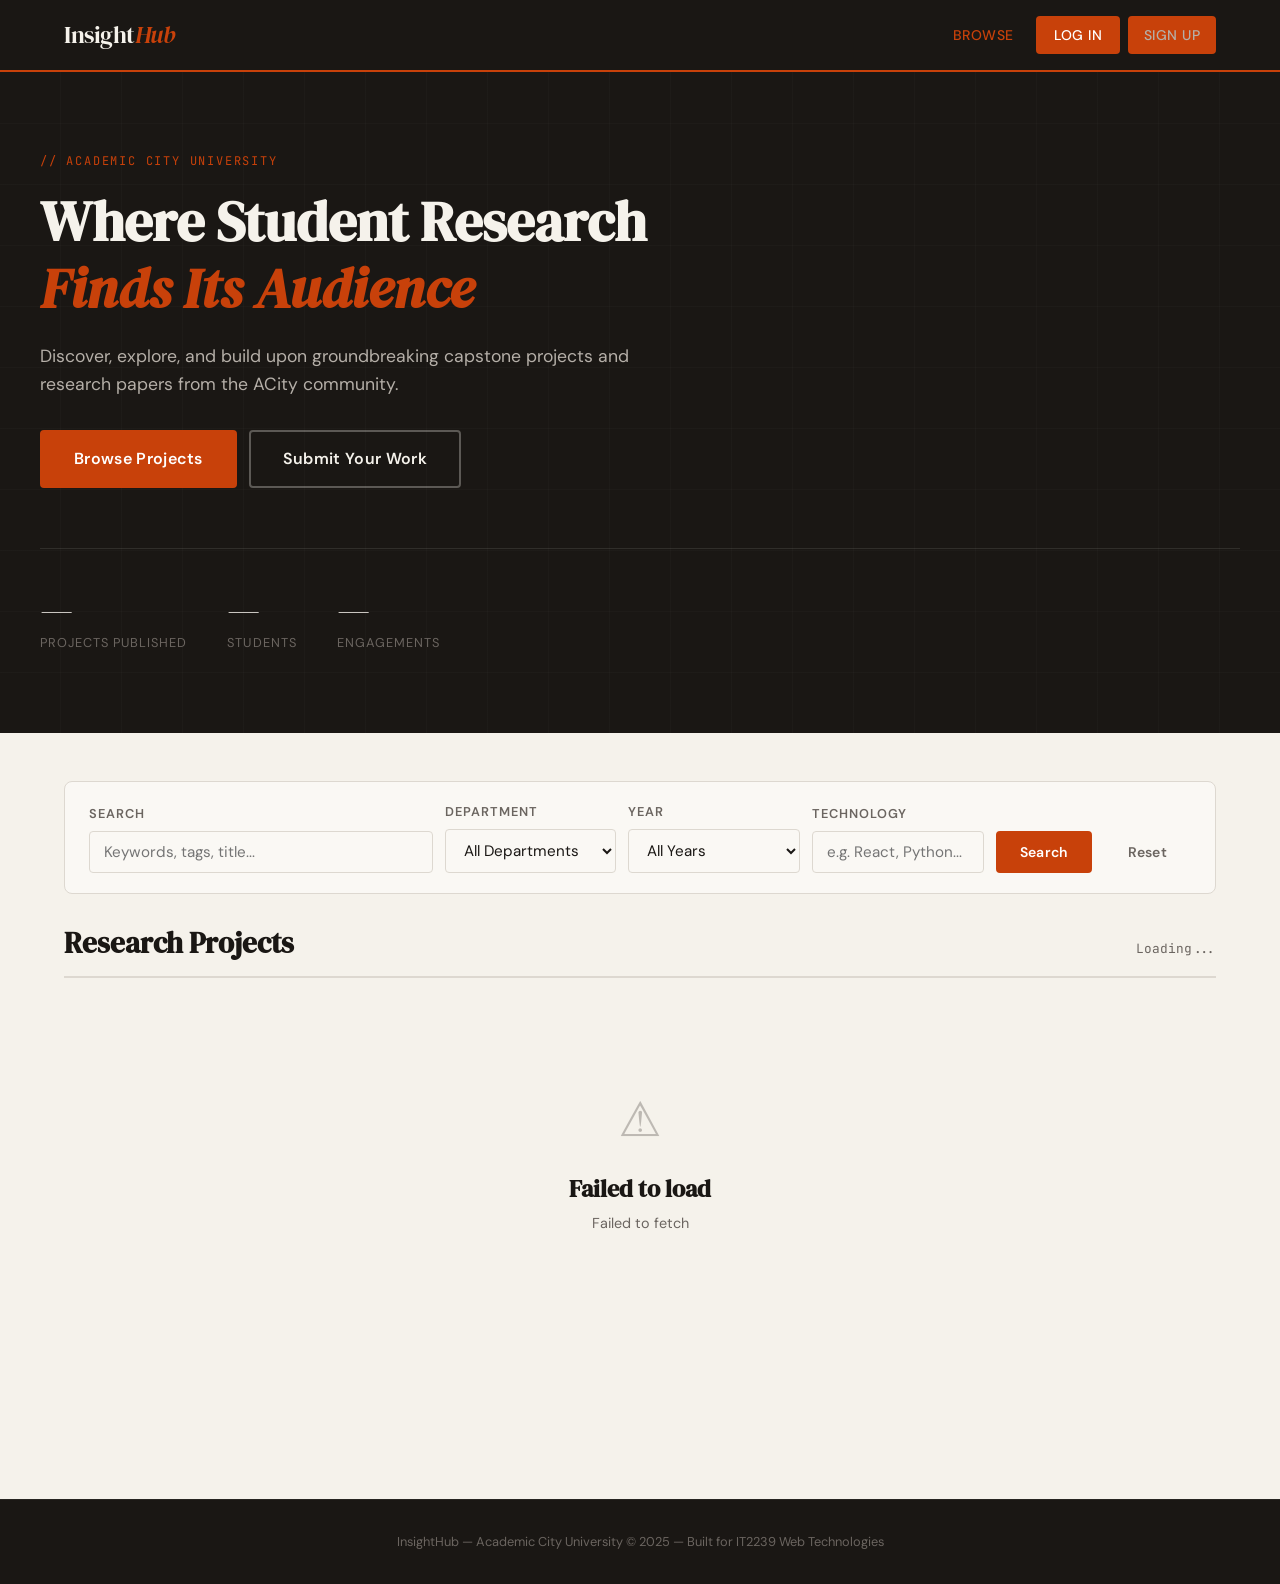
<file: index.html>
<!DOCTYPE html>
<html lang="en">
<head>
  <meta charset="UTF-8" />
  <meta name="viewport" content="width=device-width, initial-scale=1.0" />
  <title>InsightHub — Academic Research Repository</title>
  <link rel="stylesheet" href="css/style.css" />
</head>
<body>

  <div id="navbar"></div>

  <!-- Hero -->
  <section class="hero">
    <div class="hero-inner">
      <div class="hero-label">// Academic City University</div>
      <h1>Where Student Research<br><em>Finds Its Audience</em></h1>
      <p>Discover, explore, and build upon groundbreaking capstone projects and research papers from the ACity community.</p>
      <div class="hero-actions">
        <a href="#browse" class="btn btn-primary btn-lg">Browse Projects</a>
        <a href="submit.html" class="btn btn-lg btn-secondary" style="color:#f5f2eb;border-color:rgba(245,242,235,0.3)">Submit Your Work</a>
      </div>
      <div class="hero-stats">
        <div>
          <div class="hero-stat-num" id="stat-projects">—</div>
          <div class="hero-stat-label">Projects Published</div>
        </div>
        <div>
          <div class="hero-stat-num" id="stat-students">—</div>
          <div class="hero-stat-label">Students</div>
        </div>
        <div>
          <div class="hero-stat-num" id="stat-comments">—</div>
          <div class="hero-stat-label">Engagements</div>
        </div>
      </div>
    </div>
  </section>

  <!-- Browse -->
  <section id="browse" style="padding: 48px 0 80px;">
    <div class="container">

      <!-- Search Bar -->
      <div class="search-bar">
        <div class="form-group" style="flex:2;min-width:220px;">
          <label class="form-label">Search</label>
          <input type="text" id="search-keyword" class="form-input" placeholder="Keywords, tags, title..." />
        </div>
        <div class="form-group">
          <label class="form-label">Department</label>
          <select id="filter-dept" class="form-select">
            <option value="">All Departments</option>
            <option>Computer Science</option>
            <option>Information Technology</option>
            <option>Business Administration</option>
            <option>Engineering</option>
            <option>Mathematics</option>
            <option>Other</option>
          </select>
        </div>
        <div class="form-group">
          <label class="form-label">Year</label>
          <select id="filter-year" class="form-select">
            <option value="">All Years</option>
          </select>
        </div>
        <div class="form-group">
          <label class="form-label">Technology</label>
          <input type="text" id="filter-tech" class="form-input" placeholder="e.g. React, Python..." />
        </div>
        <button class="btn btn-primary" id="btn-search">Search</button>
        <button class="btn btn-ghost" id="btn-reset">Reset</button>
      </div>

      <!-- Results Header -->
      <div class="section-header">
        <h2>Research Projects</h2>
        <span class="section-count" id="results-count">Loading...</span>
      </div>

      <!-- Grid -->
      <div id="projects-grid">
        <div class="loading-wrap"><div class="spinner"></div></div>
      </div>

    </div>
  </section>

  <footer class="footer">
    <div>InsightHub &mdash; Academic City University &copy; 2025 &mdash; Built for IT2239 Web Technologies</div>
  </footer>

  <script src="js/api.js"></script>
  <script>
    renderNav('index.html');

    // Populate year filter
    const yearSel = document.getElementById('filter-year');
    const currentYear = new Date().getFullYear();
    for (let y = currentYear; y >= 2018; y--) {
      yearSel.innerHTML += `<option value="${y}">${y}</option>`;
    }

    let debounceTimer;

    // Load projects
    const loadProjects = async () => {
      const keyword = document.getElementById('search-keyword').value.trim();
      const department = document.getElementById('filter-dept').value;
      const year = document.getElementById('filter-year').value;
      const technology = document.getElementById('filter-tech').value.trim();

      const params = new URLSearchParams();
      if (keyword) params.set('keyword', keyword);
      if (department) params.set('department', department);
      if (year) params.set('year', year);
      if (technology) params.set('technology', technology);

      document.getElementById('projects-grid').innerHTML = spinner();

      try {
        const projects = await api(`/projects?${params}`);
        document.getElementById('results-count').textContent = `${projects.length} project${projects.length !== 1 ? 's' : ''} found`;

        if (projects.length === 0) {
          document.getElementById('projects-grid').innerHTML = emptyState(
            '📭', 'No Projects Found',
            'Try adjusting your search filters.',
            `<button class="btn btn-primary" onclick="resetFilters()">Clear Filters</button>`
          );
          return;
        }

        document.getElementById('projects-grid').innerHTML = `
          <div class="projects-grid">
            ${projects.map(p => `
              <a href="project.html?id=${p.id}" class="card card-link project-card" style="text-decoration:none;color:inherit;">
                <div class="project-card-header">
                  <h3>${p.title}</h3>
                  ${badgeHTML(p.status)}
                </div>
                <div class="project-meta">
                  <span>🏛️ ${p.department}</span>
                  <span>📅 ${p.year}</span>
                </div>
                <p class="project-abstract">${p.abstract}</p>
                <div class="project-tags">
                  ${tagHTML(p.tags?.slice(0, 3))}
                  ${(p.tags?.length > 3) ? `<span class="tag">+${p.tags.length - 3}</span>` : ''}
                </div>
                <div class="project-footer">
                  <span class="project-author">By <strong>${p.author_name}</strong></span>
                  <span class="text-sm text-muted">${formatDate(p.created_at)}</span>
                </div>
              </a>
            `).join('')}
          </div>`;
      } catch (err) {
        document.getElementById('projects-grid').innerHTML = emptyState('⚠️', 'Failed to load', err.message);
      }
    };

    const resetFilters = () => {
      document.getElementById('search-keyword').value = '';
      document.getElementById('filter-dept').value = '';
      document.getElementById('filter-year').value = '';
      document.getElementById('filter-tech').value = '';
      loadProjects();
    };

    document.getElementById('btn-search').addEventListener('click', loadProjects);
    document.getElementById('btn-reset').addEventListener('click', resetFilters);
    document.getElementById('search-keyword').addEventListener('keydown', e => {
      if (e.key === 'Enter') loadProjects();
      clearTimeout(debounceTimer);
      debounceTimer = setTimeout(loadProjects, 600);
    });

    // Load stats
    const loadStats = async () => {
      try {
        if (isAdmin()) {
          const stats = await api('/admin/stats');
          document.getElementById('stat-projects').textContent = stats.approved_projects;
          document.getElementById('stat-students').textContent = stats.total_students;
          document.getElementById('stat-comments').textContent = stats.total_comments + stats.total_bookmarks;
        }
      } catch {}
    };

    loadProjects();
    if (isLoggedIn() && isAdmin()) loadStats();
  </script>
</body>
</html>
</file>
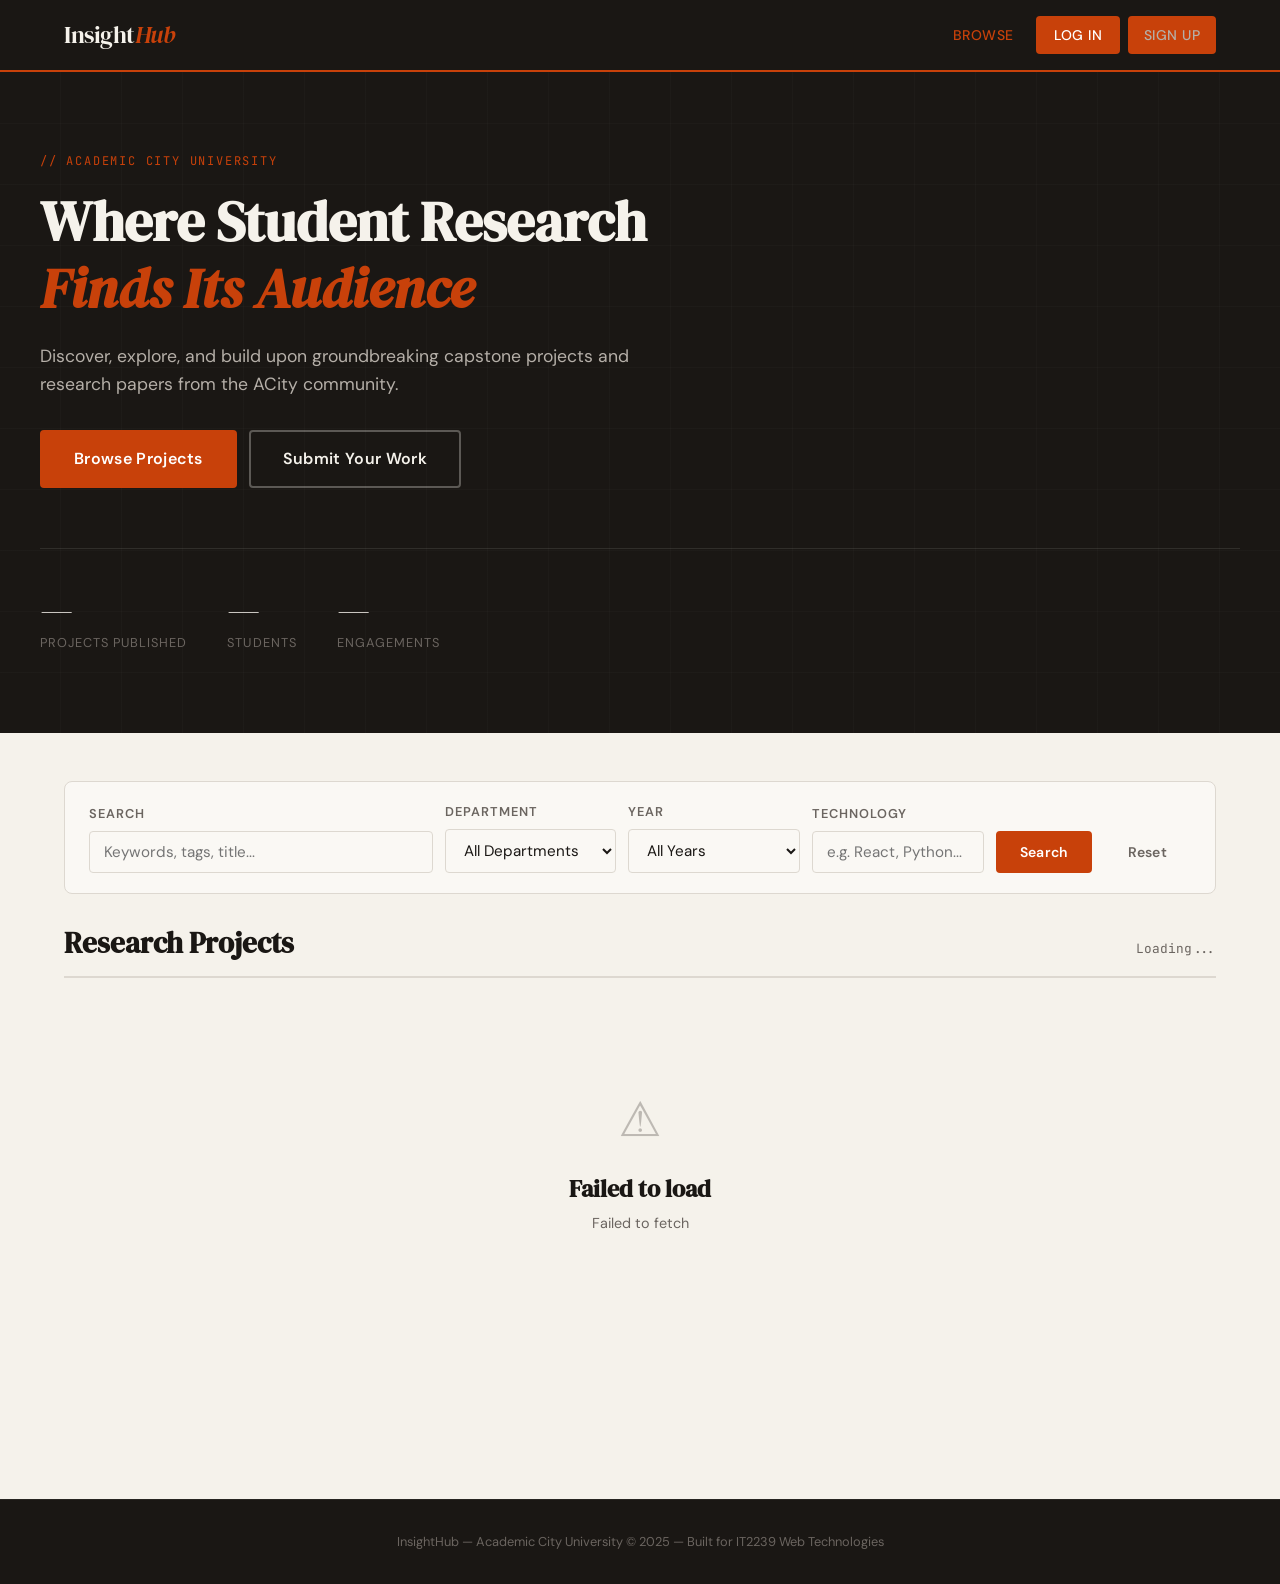
<file: admin.html>
<!DOCTYPE html>
<html lang="en">
<head>
  <meta charset="UTF-8" />
  <meta name="viewport" content="width=device-width, initial-scale=1.0" />
  <title>Admin Dashboard — InsightHub</title>
  <link rel="stylesheet" href="css/style.css" />
</head>
<body>

  <div id="navbar"></div>

  <div class="admin-header">
    <div class="container">
      <div style="font-family:var(--font-mono);font-size:0.75rem;color:var(--accent);letter-spacing:0.1em;margin-bottom:8px;">// ADMIN PANEL</div>
      <h2 style="color:#f5f2eb;">InsightHub Dashboard</h2>
      <p style="color:#6b6560;font-size:0.875rem;margin-top:4px;">Manage submissions, moderate content, and monitor platform activity.</p>
    </div>
  </div>

  <div style="padding:40px 0 80px;">
    <div class="container">

      <!-- Stats -->
      <div class="stats-grid" id="stats-grid">
        <div class="stat-card"><div class="stat-num">—</div><div class="stat-label">Approved Projects</div></div>
        <div class="stat-card"><div class="stat-num">—</div><div class="stat-label">Pending Review</div></div>
        <div class="stat-card"><div class="stat-num">—</div><div class="stat-label">Total Students</div></div>
        <div class="stat-card"><div class="stat-num">—</div><div class="stat-label">Comments</div></div>
        <div class="stat-card"><div class="stat-num">—</div><div class="stat-label">Bookmarks</div></div>
      </div>

      <!-- Filter tabs -->
      <div style="display:flex;gap:8px;margin-bottom:24px;flex-wrap:wrap;">
        <button class="btn btn-primary btn-sm" onclick="loadProjects('pending')" id="tab-pending">⏳ Pending</button>
        <button class="btn btn-ghost btn-sm" onclick="loadProjects('approved')" id="tab-approved">✅ Approved</button>
        <button class="btn btn-ghost btn-sm" onclick="loadProjects('rejected')" id="tab-rejected">❌ Rejected</button>
        <button class="btn btn-ghost btn-sm" onclick="loadProjects()" id="tab-all">📋 All</button>
      </div>

      <div id="alert" class="alert mb-16"></div>

      <!-- Table -->
      <div class="admin-table-wrap">
        <table class="admin-table">
          <thead>
            <tr>
              <th>Title</th>
              <th>Author</th>
              <th>Department</th>
              <th>Year</th>
              <th>Status</th>
              <th>Submitted</th>
              <th>Actions</th>
            </tr>
          </thead>
          <tbody id="projects-tbody">
            <tr><td colspan="7" style="text-align:center;padding:40px;"><div class="spinner" style="margin:0 auto;"></div></td></tr>
          </tbody>
        </table>
      </div>

    </div>
  </div>

  <!-- Edit Modal -->
  <div class="modal-overlay" id="edit-modal">
    <div class="modal" style="max-width:600px;">
      <h3>Edit Project</h3>
      <p>Update the project details below.</p>
      <input type="hidden" id="edit-id" />
      <div style="display:flex;flex-direction:column;gap:16px;margin-top:16px;">
        <div class="form-group">
          <label class="form-label">Title</label>
          <input type="text" id="edit-title" class="form-input" />
        </div>
        <div class="form-group">
          <label class="form-label">Department</label>
          <input type="text" id="edit-department" class="form-input" />
        </div>
        <div class="form-group">
          <label class="form-label">Supervisor</label>
          <input type="text" id="edit-supervisor" class="form-input" />
        </div>
        <div class="form-group">
          <label class="form-label">Abstract</label>
          <textarea id="edit-abstract" class="form-textarea" rows="4"></textarea>
        </div>
        <div class="form-group">
          <label class="form-label">Tags (comma-separated)</label>
          <input type="text" id="edit-tags" class="form-input" />
        </div>
      </div>
      <div class="modal-actions">
        <button class="btn btn-ghost" onclick="closeEdit()">Cancel</button>
        <button class="btn btn-primary" onclick="saveEdit()">Save Changes</button>
      </div>
    </div>
  </div>

  <footer class="footer">
    <div>InsightHub &mdash; Admin Panel &copy; 2025</div>
  </footer>

  <script src="js/api.js"></script>
  <script>
    renderNav('admin.html');
    if (!requireAdmin()) throw new Error('redirect');

    let currentStatus = 'pending';

    // Load stats
    const loadStats = async () => {
      try {
        const s = await api('/admin/stats');
        const grid = document.getElementById('stats-grid');
        grid.innerHTML = `
          <div class="stat-card"><div class="stat-num" style="color:var(--green);">${s.approved_projects}</div><div class="stat-label">Approved Projects</div></div>
          <div class="stat-card"><div class="stat-num" style="color:var(--yellow);">${s.pending_projects}</div><div class="stat-label">Pending Review</div></div>
          <div class="stat-card"><div class="stat-num">${s.total_students}</div><div class="stat-label">Total Students</div></div>
          <div class="stat-card"><div class="stat-num">${s.total_comments}</div><div class="stat-label">Comments</div></div>
          <div class="stat-card"><div class="stat-num">${s.total_bookmarks}</div><div class="stat-label">Bookmarks</div></div>`;
      } catch {}
    };

    // Load projects table
    const loadProjects = async (status) => {
      currentStatus = status;
      // Update active tab button
      ['pending','approved','rejected','all'].forEach(s => {
        const btn = document.getElementById(`tab-${s}`);
        if (btn) btn.className = `btn btn-sm ${s === (status || 'all') ? 'btn-primary' : 'btn-ghost'}`;
      });

      const tbody = document.getElementById('projects-tbody');
      tbody.innerHTML = `<tr><td colspan="7" style="text-align:center;padding:40px;"><div class="spinner" style="margin:0 auto;"></div></td></tr>`;

      try {
        const url = status ? `/admin/projects?status=${status}` : '/admin/projects';
        const projects = await api(url);

        if (!projects.length) {
          tbody.innerHTML = `<tr><td colspan="7" style="text-align:center;padding:40px;color:var(--ink-muted);">No projects found.</td></tr>`;
          return;
        }

        tbody.innerHTML = projects.map(p => `
          <tr>
            <td><a href="project.html?id=${p.id}" target="_blank" style="color:var(--accent);font-weight:500;max-width:240px;display:block;overflow:hidden;text-overflow:ellipsis;white-space:nowrap;">${p.title}</a></td>
            <td>
              <div>${p.author_name}</div>
              <div style="font-size:0.75rem;color:var(--ink-muted);">${p.author_email}</div>
            </td>
            <td>${p.department}</td>
            <td>${p.year}</td>
            <td>${badgeHTML(p.status)}</td>
            <td style="font-size:0.8rem;color:var(--ink-muted);">${formatDate(p.created_at)}</td>
            <td>
              <div class="admin-actions">
                ${p.status !== 'approved' ? `<button class="btn btn-success btn-sm" onclick="setStatus(${p.id},'approved')">✅</button>` : ''}
                ${p.status !== 'rejected' ? `<button class="btn btn-danger btn-sm" onclick="setStatus(${p.id},'rejected')">❌</button>` : ''}
                ${p.status !== 'pending' ? `<button class="btn btn-ghost btn-sm" onclick="setStatus(${p.id},'pending')">↩️</button>` : ''}
                <button class="btn btn-secondary btn-sm" onclick="openEdit(${JSON.stringify(p).replace(/"/g,'&quot;')})">✏️</button>
                <button class="btn btn-danger btn-sm" onclick="deleteProject(${p.id})">🗑️</button>
              </div>
            </td>
          </tr>`).join('');
      } catch (err) {
        tbody.innerHTML = `<tr><td colspan="7" style="text-align:center;padding:20px;color:var(--red);">${err.message}</td></tr>`;
      }
    };

    const setStatus = async (id, status) => {
      try {
        await api(`/admin/projects/${id}`, { method: 'PATCH', body: JSON.stringify({ status }) });
        showAlert('alert', `Project ${status} successfully.`, 'success');
        loadProjects(currentStatus);
        loadStats();
      } catch (err) { showAlert('alert', err.message); }
    };

    const deleteProject = async (id) => {
      if (!confirm('Permanently delete this project? This cannot be undone.')) return;
      try {
        await api(`/admin/projects/${id}`, { method: 'DELETE' });
        showAlert('alert', 'Project deleted.', 'success');
        loadProjects(currentStatus);
        loadStats();
      } catch (err) { showAlert('alert', err.message); }
    };

    const openEdit = (p) => {
      document.getElementById('edit-id').value = p.id;
      document.getElementById('edit-title').value = p.title;
      document.getElementById('edit-department').value = p.department;
      document.getElementById('edit-supervisor').value = p.supervisor;
      document.getElementById('edit-abstract').value = p.abstract;
      document.getElementById('edit-tags').value = (p.tags || []).join(', ');
      document.getElementById('edit-modal').classList.add('open');
    };
    const closeEdit = () => document.getElementById('edit-modal').classList.remove('open');

    const saveEdit = async () => {
      const id = document.getElementById('edit-id').value;
      const body = {
        title: document.getElementById('edit-title').value,
        department: document.getElementById('edit-department').value,
        supervisor: document.getElementById('edit-supervisor').value,
        abstract: document.getElementById('edit-abstract').value,
        tags: document.getElementById('edit-tags').value,
      };
      try {
        await api(`/admin/projects/${id}`, { method: 'PUT', body: JSON.stringify(body) });
        showAlert('alert', 'Project updated.', 'success');
        closeEdit();
        loadProjects(currentStatus);
      } catch (err) { showAlert('alert', err.message); }
    };

    loadStats();
    loadProjects('pending');
  </script>
</body>
</html>
</file>
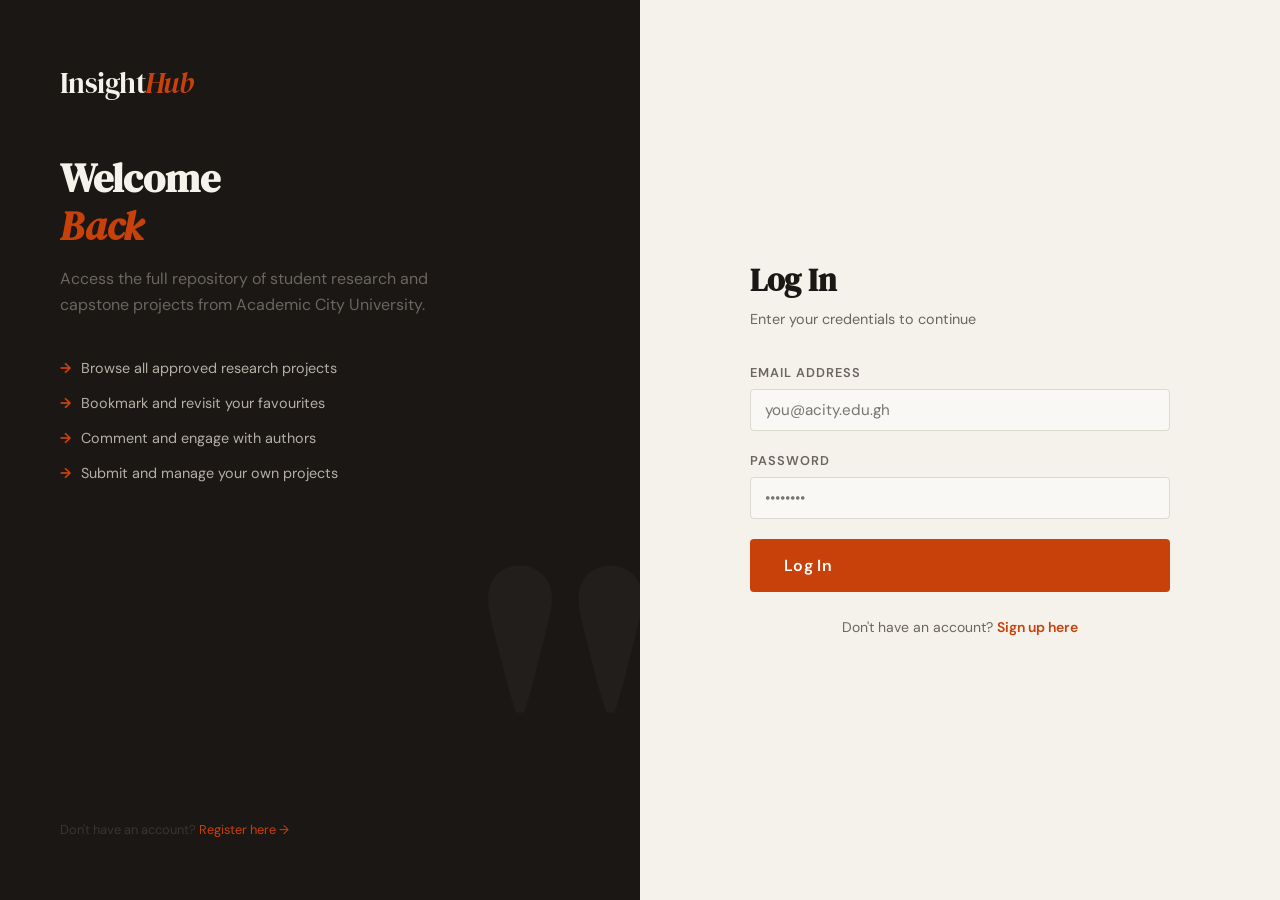
<file: login.html>
<!DOCTYPE html>
<html lang="en">
<head>
  <meta charset="UTF-8" />
  <meta name="viewport" content="width=device-width, initial-scale=1.0" />
  <title>Log In — InsightHub</title>
  <link rel="stylesheet" href="css/style.css" />
</head>
<body>

<div class="auth-page">
  <!-- Left Panel -->
  <div class="auth-left">
    <div>
      <a href="index.html" class="nav-logo" style="font-size:1.8rem;">Insight<span style="color:var(--accent);font-style:italic;">Hub</span></a>
      <h2 style="margin-top:48px;">Welcome<br><em>Back</em></h2>
      <p style="margin-top:12px;">Access the full repository of student research and capstone projects from Academic City University.</p>
      <ul class="auth-features">
        <li>Browse all approved research projects</li>
        <li>Bookmark and revisit your favourites</li>
        <li>Comment and engage with authors</li>
        <li>Submit and manage your own projects</li>
      </ul>
    </div>
    <div style="font-size:0.8rem;color:#3a3632;">
      Don't have an account? <a href="register.html" style="color:var(--accent);">Register here →</a>
    </div>
  </div>

  <!-- Right Panel -->
  <div class="auth-right">
    <div class="auth-form-wrap">
      <h3>Log In</h3>
      <p>Enter your credentials to continue</p>

      <div id="alert" class="alert"></div>

      <form class="auth-form" id="login-form">
        <div class="form-group">
          <label class="form-label" for="email">Email Address</label>
          <input type="email" id="email" class="form-input" placeholder="you@acity.edu.gh" required />
        </div>
        <div class="form-group">
          <label class="form-label" for="password">Password</label>
          <input type="password" id="password" class="form-input" placeholder="••••••••" required />
        </div>
        <button type="submit" class="btn btn-primary btn-lg" id="btn-submit" style="width:100%;">
          Log In
        </button>
      </form>

      <div class="auth-switch">
        Don't have an account? <a href="register.html">Sign up here</a>
      </div>
    </div>
  </div>
</div>

<script src="js/api.js"></script>
<script>
  // Redirect if already logged in
  if (isLoggedIn()) window.location.href = 'index.html';

  document.getElementById('login-form').addEventListener('submit', async (e) => {
    e.preventDefault();
    const btn = document.getElementById('btn-submit');
    btn.disabled = true;
    btn.textContent = 'Logging in...';

    const email = document.getElementById('email').value.trim();
    const password = document.getElementById('password').value;

    try {
      const data = await api('/auth/login', {
        method: 'POST',
        body: JSON.stringify({ email, password }),
      });
      setAuth(data.token, data.user);
      window.location.href = 'index.html';
    } catch (err) {
      showAlert('alert', err.message);
      btn.disabled = false;
      btn.textContent = 'Log In';
    }
  });
</script>
</body>
</html>
</file>
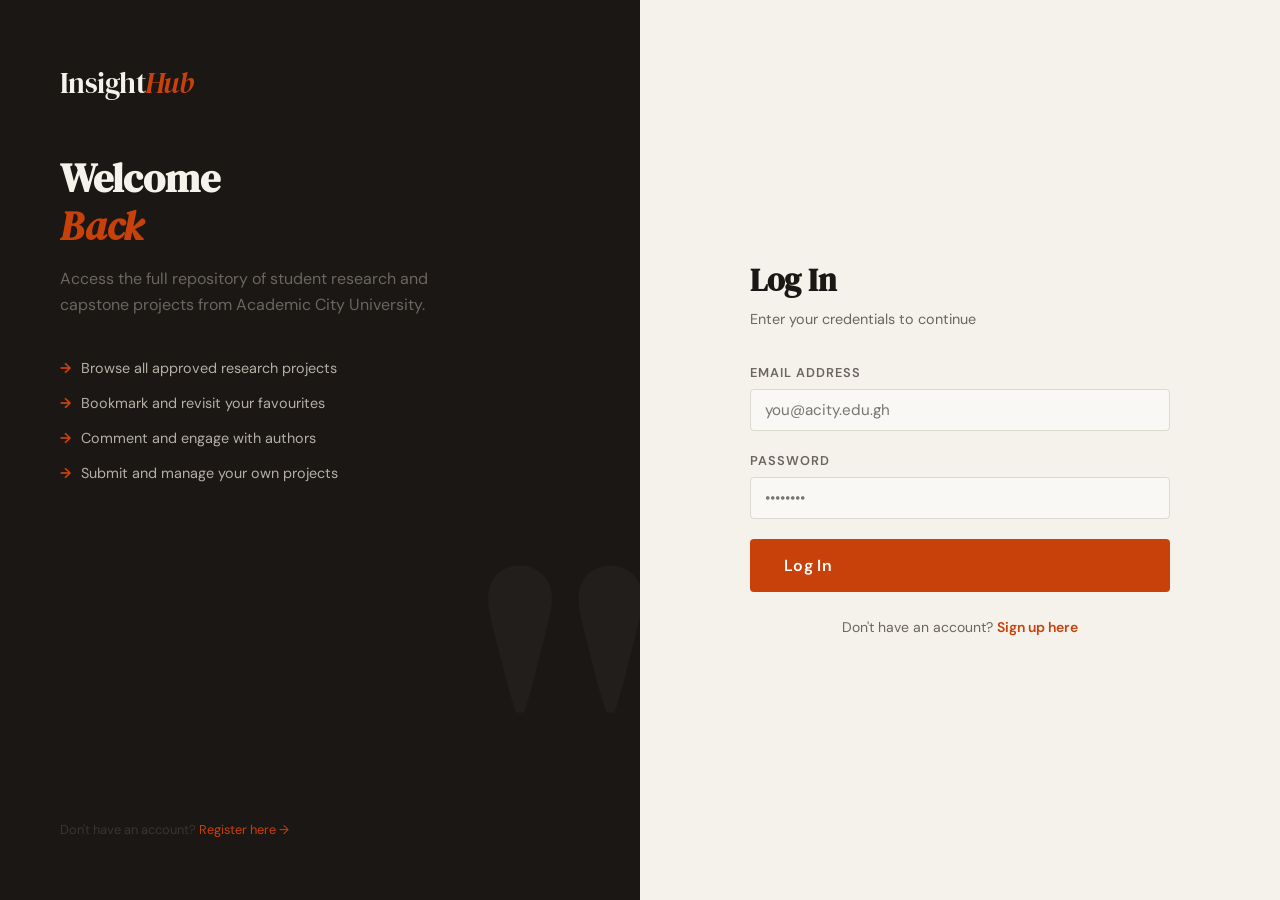
<file: profile.html>
<!DOCTYPE html>
<html lang="en">
<head>
  <meta charset="UTF-8" />
  <meta name="viewport" content="width=device-width, initial-scale=1.0" />
  <title>My Profile — InsightHub</title>
  <link rel="stylesheet" href="css/style.css" />
</head>
<body>

  <div id="navbar"></div>

  <div class="profile-header">
    <div class="profile-header-inner">
      <div class="profile-avatar" id="avatar-initials">?</div>
      <div class="profile-info">
        <h2 id="profile-name">Loading...</h2>
        <p id="profile-email"></p>
        <p id="profile-joined" style="color:#3a3632;margin-top:4px;"></p>
      </div>
    </div>
  </div>

  <div style="padding: 40px 0 80px;">
    <div class="container">

      <!-- Tabs -->
      <div class="profile-tabs">
        <button class="tab-btn active" onclick="switchTab('submissions')">My Submissions</button>
        <button class="tab-btn" onclick="switchTab('bookmarks')">Bookmarks</button>
        <button class="tab-btn" onclick="switchTab('requests')">Contact Requests</button>
      </div>

      <!-- Submissions Tab -->
      <div class="tab-content active" id="tab-submissions">
        <div class="flex-between mb-24">
          <h3 style="font-size:1.2rem;">My Submitted Projects</h3>
          <a href="submit.html" class="btn btn-primary btn-sm">+ New Submission</a>
        </div>
        <div id="submissions-list"><div class="spinner"></div></div>
      </div>

      <!-- Bookmarks Tab -->
      <div class="tab-content" id="tab-bookmarks">
        <h3 style="font-size:1.2rem;margin-bottom:24px;">Saved Projects</h3>
        <div id="bookmarks-list"><div class="spinner"></div></div>
      </div>

      <!-- Contact Requests Tab -->
      <div class="tab-content" id="tab-requests">
        <h3 style="font-size:1.2rem;margin-bottom:24px;">Received Access Requests</h3>
        <div id="requests-list"><div class="spinner"></div></div>
      </div>

    </div>
  </div>

  <footer class="footer">
    <div>InsightHub &mdash; Academic City University &copy; 2025</div>
  </footer>

  <script src="js/api.js"></script>
  <script>
    renderNav('profile.html');
    if (!requireLogin()) throw new Error('redirect');

    const user = getUser();

    // Render profile header
    document.getElementById('profile-name').textContent = user.name;
    document.getElementById('profile-email').textContent = user.email;
    document.getElementById('avatar-initials').textContent = user.name.charAt(0).toUpperCase();

    // Tab switching
    const switchTab = (name) => {
      document.querySelectorAll('.tab-btn').forEach((b, i) => {
        const names = ['submissions', 'bookmarks', 'requests'];
        b.classList.toggle('active', names[i] === name);
      });
      document.querySelectorAll('.tab-content').forEach(c => c.classList.remove('active'));
      document.getElementById(`tab-${name}`).classList.add('active');
    };

    // Load submissions
    const loadSubmissions = async () => {
      const el = document.getElementById('submissions-list');
      try {
        const projects = await api('/projects/my/submissions');
        if (!projects.length) {
          el.innerHTML = emptyState('📝', 'No submissions yet', 'Submit your first project to get started.',
            `<a href="submit.html" class="btn btn-primary">Submit a Project</a>`);
          return;
        }
        el.innerHTML = `<div class="projects-grid">
          ${projects.map(p => `
            <div class="card project-card">
              <div class="project-card-header">
                <h3><a href="project.html?id=${p.id}" style="color:inherit;">${p.title}</a></h3>
                ${badgeHTML(p.status)}
              </div>
              <div class="project-meta">
                <span>🏛️ ${p.department}</span>
                <span>📅 ${p.year}</span>
              </div>
              <p class="project-abstract">${p.abstract}</p>
              <div class="project-footer">
                <span class="text-sm text-muted">Submitted ${formatDate(p.created_at)}</span>
                ${p.status === 'pending' ? `<span class="text-sm text-muted font-mono">⏳ Awaiting review</span>` : ''}
              </div>
            </div>`).join('')}
        </div>`;
      } catch (err) {
        el.innerHTML = `<p class="text-muted">${err.message}</p>`;
      }
    };

    // Load bookmarks
    const loadBookmarks = async () => {
      const el = document.getElementById('bookmarks-list');
      try {
        const projects = await api('/bookmarks');
        if (!projects.length) {
          el.innerHTML = emptyState('🔖', 'No bookmarks yet', 'Browse projects and bookmark the ones you want to revisit.',
            `<a href="index.html" class="btn btn-primary">Browse Projects</a>`);
          return;
        }
        el.innerHTML = `<div class="projects-grid">
          ${projects.map(p => `
            <a href="project.html?id=${p.id}" class="card card-link project-card" style="text-decoration:none;color:inherit;">
              <div class="project-card-header">
                <h3>${p.title}</h3>
                ${badgeHTML(p.status)}
              </div>
              <div class="project-meta">
                <span>🏛️ ${p.department}</span>
                <span>📅 ${p.year}</span>
              </div>
              <p class="project-abstract">${p.abstract}</p>
              <div class="project-footer">
                <span class="project-author">By <strong>${p.author_name}</strong></span>
                <span class="text-sm text-muted">Saved ${formatDate(p.bookmarked_at)}</span>
              </div>
            </a>`).join('')}
        </div>`;
      } catch (err) {
        el.innerHTML = `<p class="text-muted">${err.message}</p>`;
      }
    };

    // Load contact requests received
    const loadRequests = async () => {
      const el = document.getElementById('requests-list');
      try {
        const requests = await api('/contact/received');
        if (!requests.length) {
          el.innerHTML = emptyState('✉️', 'No requests received', 'When someone contacts you about your project, it will appear here.');
          return;
        }
        el.innerHTML = `<div style="display:flex;flex-direction:column;gap:16px;">
          ${requests.map(r => `
            <div class="card" style="padding:20px;">
              <div class="flex-between mb-8">
                <div>
                  <strong>${r.sender_name}</strong>
                  <span class="text-muted text-sm"> &mdash; ${r.sender_email}</span>
                </div>
                <span class="text-sm text-muted font-mono">${formatDate(r.created_at)}</span>
              </div>
              <div class="text-sm text-muted mb-8">Re: <a href="project.html?id=${r.project_id}" style="color:var(--accent);">${r.project_title}</a></div>
              <p style="font-size:0.9rem;line-height:1.6;background:var(--bg);padding:12px;border-radius:var(--radius);border:1px solid var(--border);">${r.message}</p>
            </div>`).join('')}
        </div>`;
      } catch (err) {
        el.innerHTML = `<p class="text-muted">${err.message}</p>`;
      }
    };

    loadSubmissions();
    loadBookmarks();
    loadRequests();
  </script>
</body>
</html>
</file>
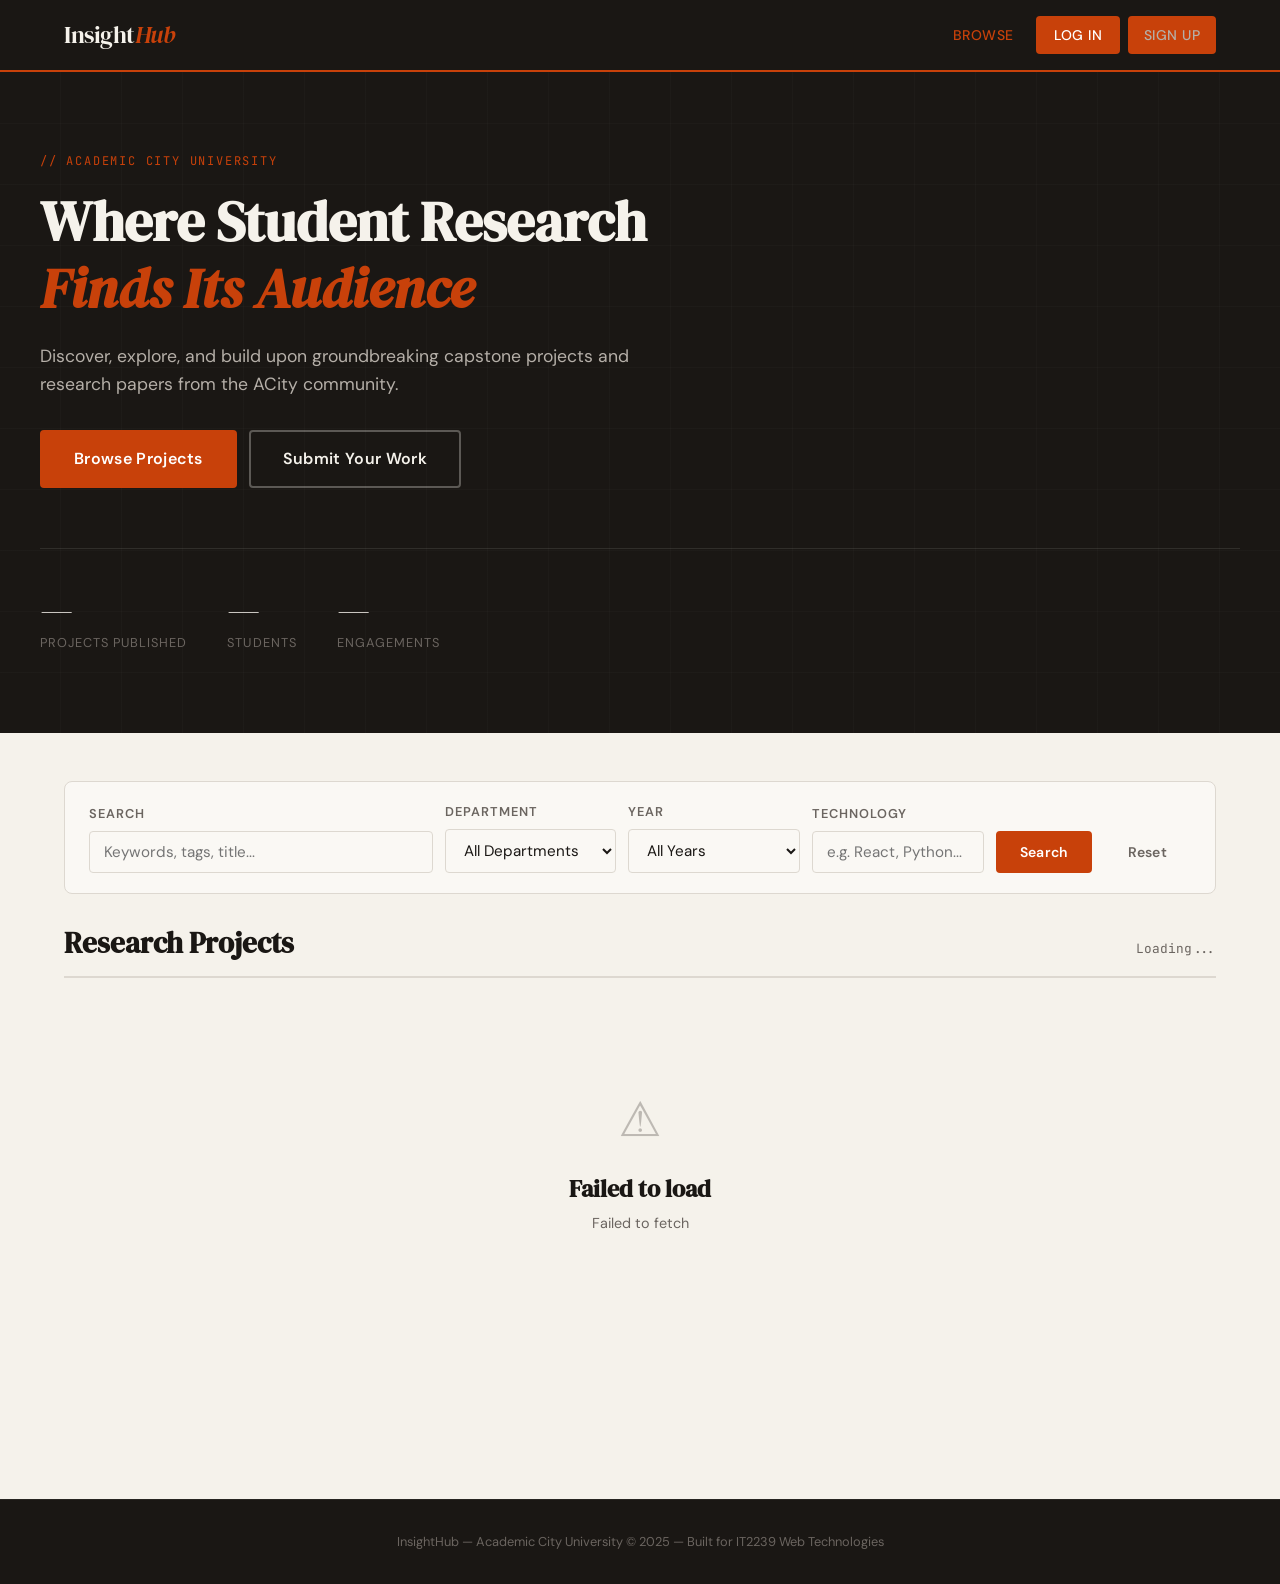
<file: project.html>
<!DOCTYPE html>
<html lang="en">
<head>
  <meta charset="UTF-8" />
  <meta name="viewport" content="width=device-width, initial-scale=1.0" />
  <title>Project — InsightHub</title>
  <link rel="stylesheet" href="css/style.css" />
</head>
<body>

  <div id="navbar"></div>

  <div id="page-content">
    <div class="loading-wrap"><div class="spinner"></div></div>
  </div>

  <!-- Contact Modal -->
  <div class="modal-overlay" id="contact-modal">
    <div class="modal">
      <h3>Request Access / Contact Author</h3>
      <p>Send a message to the project author. They will receive your details and message.</p>
      <div id="contact-alert" class="alert"></div>
      <div class="form-group mt-16">
        <label class="form-label">Your Message</label>
        <textarea id="contact-message" class="form-textarea" rows="4" placeholder="Hi, I'm interested in your project and would like to..."></textarea>
      </div>
      <div class="modal-actions">
        <button class="btn btn-ghost" onclick="closeModal()">Cancel</button>
        <button class="btn btn-primary" id="btn-send-contact">Send Request</button>
      </div>
    </div>
  </div>

  <footer class="footer">
    <div>InsightHub &mdash; Academic City University &copy; 2025</div>
  </footer>

  <script src="js/api.js"></script>
  <script>
    renderNav();

    const params = new URLSearchParams(window.location.search);
    const projectId = params.get('id');
    if (!projectId) window.location.href = 'index.html';

    let project = null;
    let isBookmarked = false;

    const loadProject = async () => {
      try {
        project = await api(`/projects/${projectId}`);
        document.title = `${project.title} — InsightHub`;
        renderProject();
        loadComments();
        if (isLoggedIn()) checkBookmark();
      } catch {
        document.getElementById('page-content').innerHTML = `
          <div class="container" style="padding:80px 0;text-align:center;">
            <h2>Project not found</h2>
            <p class="text-muted mt-16">This project may not exist or hasn't been approved yet.</p>
            <a href="index.html" class="btn btn-primary mt-24">← Back to Browse</a>
          </div>`;
      }
    };

    const renderProject = () => {
      document.getElementById('page-content').innerHTML = `
        <!-- Page Header -->
        <div class="page-header">
          <div class="page-header-inner">
            <div class="breadcrumb"><a href="index.html">Home</a> / ${project.department} / Project</div>
            <h1 style="font-size:clamp(1.5rem,4vw,2.8rem);max-width:800px;">${project.title}</h1>
            <div style="display:flex;align-items:center;gap:16px;margin-top:16px;flex-wrap:wrap;">
              ${badgeHTML(project.status)}
              <span style="color:#b5afa8;font-size:0.875rem;">By <strong style="color:#f5f2eb;">${project.author_name}</strong></span>
              <span style="color:#6b6560;font-size:0.875rem;">${formatDate(project.created_at)}</span>
            </div>
          </div>
        </div>

        <!-- Detail Grid -->
        <div class="container">
          <div class="project-detail-grid">

            <!-- Main -->
            <div class="project-detail-main">

              <!-- Abstract -->
              <div class="card">
                <h4 style="font-family:var(--font-mono);font-size:0.75rem;text-transform:uppercase;letter-spacing:0.1em;color:var(--ink-muted);margin-bottom:16px;">Abstract</h4>
                <p style="line-height:1.8;">${project.abstract}</p>
              </div>

              <!-- Tags & Technologies -->
              ${(project.tags?.length || project.technology?.length) ? `
              <div class="card">
                ${project.tags?.length ? `
                  <div class="mb-16">
                    <div class="sidebar-title">Tags</div>
                    <div class="project-tags">${tagHTML(project.tags)}</div>
                  </div>` : ''}
                ${project.technology?.length ? `
                  <div>
                    <div class="sidebar-title">Technologies</div>
                    <div class="project-tags">${project.technology.map(t => `<span class="tag" style="background:var(--accent-light);color:var(--accent-2);">${t}</span>`).join('')}</div>
                  </div>` : ''}
              </div>` : ''}

              <!-- Actions -->
              ${isLoggedIn() ? `
              <div style="display:flex;gap:12px;flex-wrap:wrap;">
                <button class="btn btn-secondary" id="btn-bookmark" onclick="toggleBookmark()">
                  <span id="bookmark-icon">🔖</span> <span id="bookmark-label">Bookmark</span>
                </button>
                <button class="btn btn-primary" onclick="openModal()">✉️ Contact Author</button>
                ${project.file_url ? `<a href="${API_BASE.replace('/api','')}${project.file_url}" target="_blank" class="btn btn-ghost">📄 View PDF</a>` : ''}
                ${project.video_url ? `<a href="${project.video_url}" target="_blank" class="btn btn-ghost">▶️ Watch Demo</a>` : ''}
              </div>` : `
              <div class="card" style="background:var(--accent-light);border-color:var(--accent);">
                <p style="font-size:0.875rem;"><strong>Want to bookmark or contact the author?</strong><br>
                <a href="login.html" style="color:var(--accent);font-weight:600;">Log in</a> or <a href="register.html" style="color:var(--accent);font-weight:600;">create an account</a> to engage with this project.</p>
              </div>`}

              <!-- Comments -->
              <div>
                <div class="section-header">
                  <h2 style="font-size:1.4rem;">Comments & Feedback</h2>
                </div>

                ${isLoggedIn() ? `
                <div class="card mb-24" style="padding:20px;">
                  <div id="comment-alert" class="alert mb-16"></div>
                  <div class="form-group">
                    <label class="form-label">Leave a Comment</label>
                    <textarea id="comment-input" class="form-textarea" rows="3" placeholder="Share your thoughts or feedback on this project..."></textarea>
                  </div>
                  <button class="btn btn-primary btn-sm mt-8" id="btn-comment" onclick="postComment()">Post Comment</button>
                </div>` : ''}

                <div id="comments-list">
                  <div class="spinner" style="margin:20px auto;"></div>
                </div>
              </div>

            </div>

            <!-- Sidebar -->
            <div class="project-sidebar">
              <div class="card">
                <div class="sidebar-title">Project Details</div>
                <div class="info-list">
                  <div class="info-item">
                    <span class="label">Author</span>
                    <span class="value">${project.author_name}</span>
                  </div>
                  <div class="info-item">
                    <span class="label">Department</span>
                    <span class="value">${project.department}</span>
                  </div>
                  <div class="info-item">
                    <span class="label">Supervisor</span>
                    <span class="value">${project.supervisor}</span>
                  </div>
                  <div class="info-item">
                    <span class="label">Year</span>
                    <span class="value">${project.year}</span>
                  </div>
                  <div class="info-item">
                    <span class="label">Submitted</span>
                    <span class="value">${formatDate(project.created_at)}</span>
                  </div>
                  <div class="info-item">
                    <span class="label">Status</span>
                    <span class="value">${badgeHTML(project.status)}</span>
                  </div>
                </div>
              </div>

              ${project.file_url || project.video_url ? `
              <div class="card">
                <div class="sidebar-title">Resources</div>
                <div style="display:flex;flex-direction:column;gap:10px;">
                  ${project.file_url ? `<a href="${API_BASE.replace('/api','')}${project.file_url}" target="_blank" class="btn btn-secondary btn-sm">📄 Download PDF</a>` : ''}
                  ${project.video_url ? `<a href="${project.video_url}" target="_blank" class="btn btn-secondary btn-sm">▶️ View Demo</a>` : ''}
                </div>
              </div>` : ''}
            </div>

          </div>
        </div>`;
    };

    const loadComments = async () => {
      try {
        const comments = await api(`/comments/${projectId}`);
        const el = document.getElementById('comments-list');
        if (!el) return;
        if (comments.length === 0) {
          el.innerHTML = `<p class="text-muted text-sm">No comments yet. Be the first to leave feedback!</p>`;
          return;
        }
        el.innerHTML = `<div class="comments-list">
          ${comments.map(c => `
            <div class="comment-item">
              <div class="comment-header">
                <span class="comment-author">${c.author_name}</span>
                <span class="comment-date">${formatDate(c.created_at)}</span>
              </div>
              <div class="comment-content">${c.content}</div>
            </div>`).join('')}
        </div>`;
      } catch {}
    };

    const postComment = async () => {
      const content = document.getElementById('comment-input')?.value.trim();
      if (!content) return;
      const btn = document.getElementById('btn-comment');
      btn.disabled = true;
      try {
        await api(`/comments/${projectId}`, { method: 'POST', body: JSON.stringify({ content }) });
        document.getElementById('comment-input').value = '';
        loadComments();
      } catch (err) {
        showAlert('comment-alert', err.message);
      } finally { btn.disabled = false; }
    };

    const checkBookmark = async () => {
      try {
        const { bookmarked } = await api(`/bookmarks/check/${projectId}`);
        isBookmarked = bookmarked;
        updateBookmarkUI();
      } catch {}
    };

    const toggleBookmark = async () => {
      try {
        if (isBookmarked) {
          await api(`/bookmarks/${projectId}`, { method: 'DELETE' });
          isBookmarked = false;
        } else {
          await api(`/bookmarks/${projectId}`, { method: 'POST' });
          isBookmarked = true;
        }
        updateBookmarkUI();
      } catch (err) { alert(err.message); }
    };

    const updateBookmarkUI = () => {
      const icon = document.getElementById('bookmark-icon');
      const label = document.getElementById('bookmark-label');
      if (!icon) return;
      icon.textContent = isBookmarked ? '✅' : '🔖';
      label.textContent = isBookmarked ? 'Bookmarked' : 'Bookmark';
    };

    const openModal = () => { document.getElementById('contact-modal').classList.add('open'); };
    const closeModal = () => { document.getElementById('contact-modal').classList.remove('open'); };

    document.getElementById('btn-send-contact')?.addEventListener('click', async () => {
      const message = document.getElementById('contact-message').value.trim();
      if (!message) return;
      const btn = document.getElementById('btn-send-contact');
      btn.disabled = true;
      try {
        await api(`/contact/${projectId}`, { method: 'POST', body: JSON.stringify({ message }) });
        showAlert('contact-alert', '✅ Request sent successfully!', 'success');
        document.getElementById('contact-message').value = '';
        setTimeout(closeModal, 2000);
      } catch (err) {
        showAlert('contact-alert', err.message);
      } finally { btn.disabled = false; }
    });

    loadProject();
  </script>
</body>
</html>
</file>
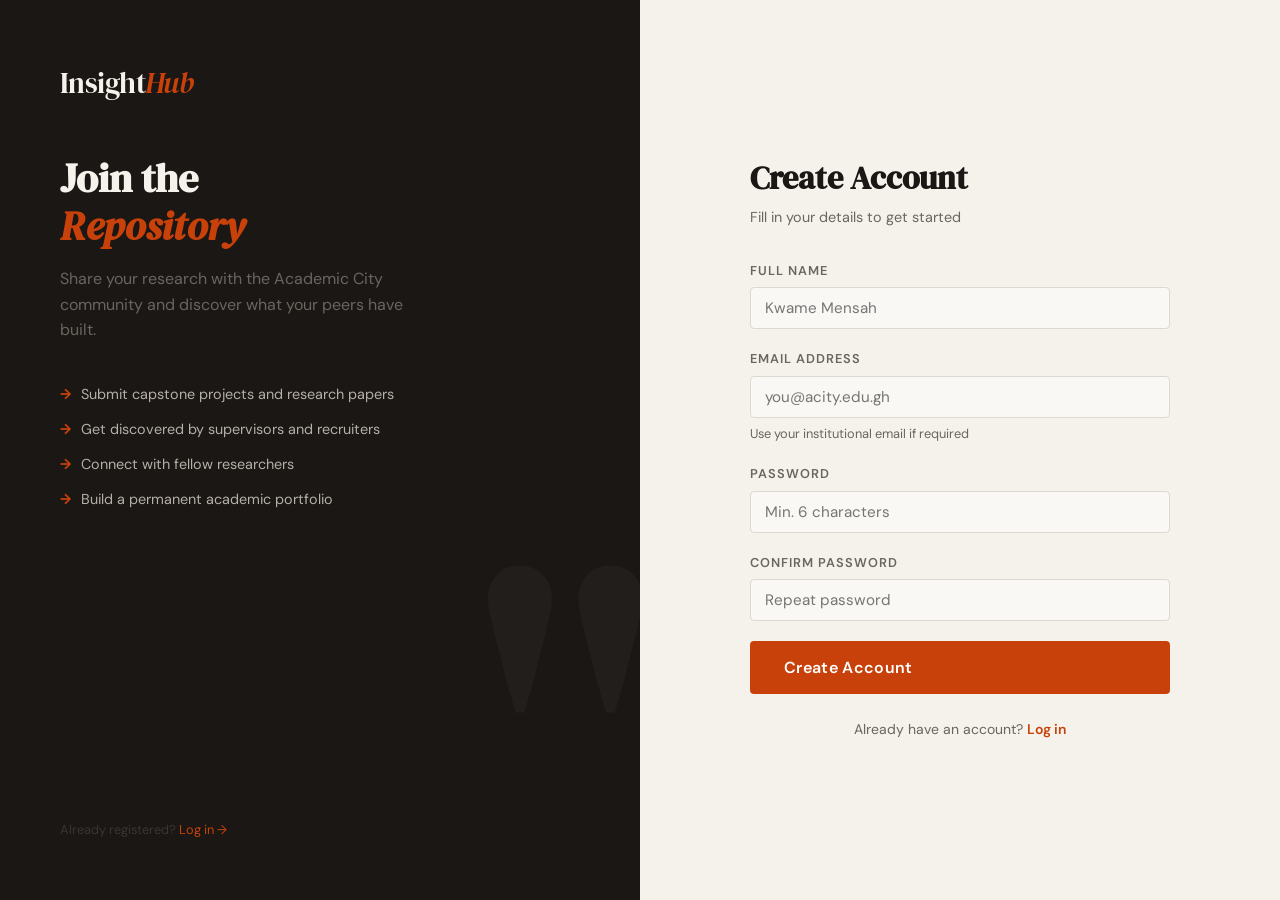
<file: register.html>
<!DOCTYPE html>
<html lang="en">
<head>
  <meta charset="UTF-8" />
  <meta name="viewport" content="width=device-width, initial-scale=1.0" />
  <title>Register — InsightHub</title>
  <link rel="stylesheet" href="css/style.css" />
</head>
<body>

<div class="auth-page">
  <!-- Left Panel -->
  <div class="auth-left">
    <div>
      <a href="index.html" class="nav-logo" style="font-size:1.8rem;">Insight<span style="color:var(--accent);font-style:italic;">Hub</span></a>
      <h2 style="margin-top:48px;">Join the<br><em>Repository</em></h2>
      <p style="margin-top:12px;">Share your research with the Academic City community and discover what your peers have built.</p>
      <ul class="auth-features">
        <li>Submit capstone projects and research papers</li>
        <li>Get discovered by supervisors and recruiters</li>
        <li>Connect with fellow researchers</li>
        <li>Build a permanent academic portfolio</li>
      </ul>
    </div>
    <div style="font-size:0.8rem;color:#3a3632;">
      Already registered? <a href="login.html" style="color:var(--accent);">Log in →</a>
    </div>
  </div>

  <!-- Right Panel -->
  <div class="auth-right">
    <div class="auth-form-wrap">
      <h3>Create Account</h3>
      <p>Fill in your details to get started</p>

      <div id="alert" class="alert"></div>

      <form class="auth-form" id="register-form">
        <div class="form-group">
          <label class="form-label" for="name">Full Name</label>
          <input type="text" id="name" class="form-input" placeholder="Kwame Mensah" required />
        </div>
        <div class="form-group">
          <label class="form-label" for="email">Email Address</label>
          <input type="email" id="email" class="form-input" placeholder="you@acity.edu.gh" required />
          <span class="form-hint">Use your institutional email if required</span>
        </div>
        <div class="form-group">
          <label class="form-label" for="password">Password</label>
          <input type="password" id="password" class="form-input" placeholder="Min. 6 characters" required minlength="6" />
        </div>
        <div class="form-group">
          <label class="form-label" for="confirm">Confirm Password</label>
          <input type="password" id="confirm" class="form-input" placeholder="Repeat password" required />
        </div>
        <button type="submit" class="btn btn-primary btn-lg" id="btn-submit" style="width:100%;">
          Create Account
        </button>
      </form>

      <div class="auth-switch">
        Already have an account? <a href="login.html">Log in</a>
      </div>
    </div>
  </div>
</div>

<script src="js/api.js"></script>
<script>
  if (isLoggedIn()) window.location.href = 'index.html';

  document.getElementById('register-form').addEventListener('submit', async (e) => {
    e.preventDefault();
    const btn = document.getElementById('btn-submit');

    const name = document.getElementById('name').value.trim();
    const email = document.getElementById('email').value.trim();
    const password = document.getElementById('password').value;
    const confirm = document.getElementById('confirm').value;

    if (password !== confirm) {
      return showAlert('alert', 'Passwords do not match.');
    }

    btn.disabled = true;
    btn.textContent = 'Creating account...';

    try {
      const data = await api('/auth/register', {
        method: 'POST',
        body: JSON.stringify({ name, email, password }),
      });
      setAuth(data.token, data.user);
      window.location.href = 'index.html';
    } catch (err) {
      showAlert('alert', err.message);
      btn.disabled = false;
      btn.textContent = 'Create Account';
    }
  });
</script>
</body>
</html>
</file>
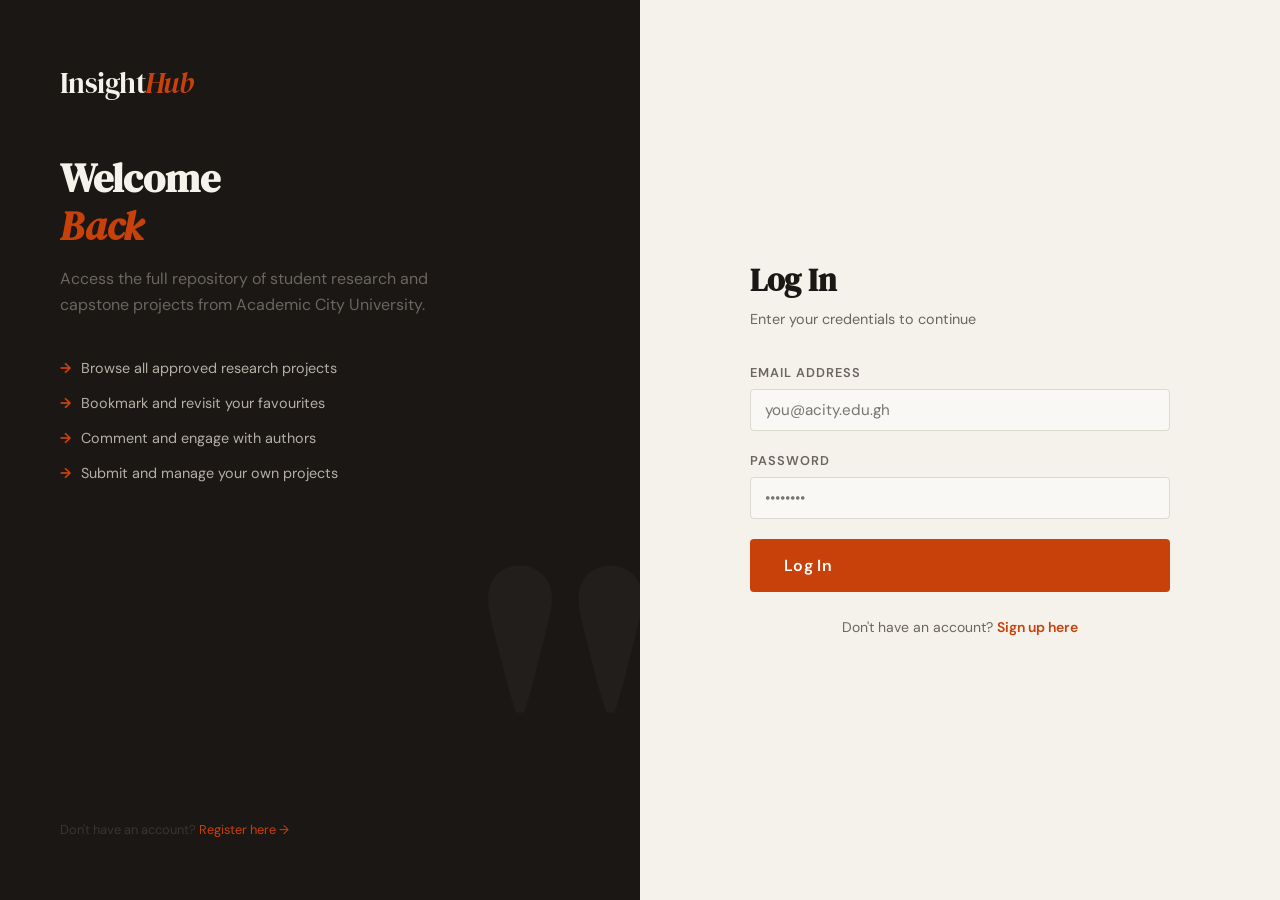
<file: submit.html>
<!DOCTYPE html>
<html lang="en">
<head>
  <meta charset="UTF-8" />
  <meta name="viewport" content="width=device-width, initial-scale=1.0" />
  <title>Submit Project — InsightHub</title>
  <link rel="stylesheet" href="css/style.css" />
</head>
<body>

  <div id="navbar"></div>

  <div class="page-header">
    <div class="page-header-inner">
      <div class="breadcrumb"><a href="index.html">Home</a> / Submit Project</div>
      <h1>Submit Your Project</h1>
      <p>Share your research or capstone project with the Academic City community. All submissions are reviewed before publication.</p>
    </div>
  </div>

  <div class="submit-page">
    <div class="container-sm">
      <div id="alert" class="alert mt-16"></div>

      <form class="submit-form" id="submit-form" enctype="multipart/form-data">

        <!-- Title -->
        <div class="form-group">
          <label class="form-label" for="title">Project Title *</label>
          <input type="text" id="title" class="form-input" placeholder="e.g. Real-Time Traffic Monitoring Using Computer Vision" required />
        </div>

        <!-- Abstract -->
        <div class="form-group">
          <label class="form-label" for="abstract">Abstract / Description *</label>
          <textarea id="abstract" class="form-textarea" rows="5" placeholder="Provide a clear overview of your project, its objectives, methodology, and key findings..." required style="min-height:140px;"></textarea>
        </div>

        <!-- Department + Supervisor -->
        <div class="form-row">
          <div class="form-group">
            <label class="form-label" for="department">Department *</label>
            <select id="department" class="form-select" required>
              <option value="">Select department...</option>
              <option>Computer Science</option>
              <option>Information Technology</option>
              <option>Business Administration</option>
              <option>Engineering</option>
              <option>Mathematics</option>
              <option>Other</option>
            </select>
          </div>
          <div class="form-group">
            <label class="form-label" for="supervisor">Supervisor *</label>
            <input type="text" id="supervisor" class="form-input" placeholder="e.g. Dr. Kimkpe Arnold" required />
          </div>
        </div>

        <!-- Year + Video -->
        <div class="form-row">
          <div class="form-group">
            <label class="form-label" for="year">Year of Completion *</label>
            <select id="year" class="form-select" required>
              <option value="">Select year...</option>
            </select>
          </div>
          <div class="form-group">
            <label class="form-label" for="video_url">Video / Demo Link</label>
            <input type="url" id="video_url" class="form-input" placeholder="https://youtube.com/..." />
          </div>
        </div>

        <!-- Tags -->
        <div class="form-group">
          <label class="form-label" for="tags">Tags</label>
          <input type="text" id="tags" class="form-input" placeholder="machine learning, web app, IoT (comma-separated)" />
          <span class="form-hint">Helps others discover your project via search</span>
        </div>

        <!-- Technologies -->
        <div class="form-group">
          <label class="form-label" for="technology">Technologies Used</label>
          <input type="text" id="technology" class="form-input" placeholder="React, Node.js, PostgreSQL, Python (comma-separated)" />
        </div>

        <!-- File Upload -->
        <div class="form-group">
          <label class="form-label">Project File (PDF)</label>
          <div class="file-upload-area" id="file-drop-area">
            <div class="file-upload-icon">📄</div>
            <div class="file-upload-text" id="file-upload-text">
              Click to upload or drag & drop your PDF<br>
              <span style="font-size:0.75rem;color:var(--ink-faint);">Max 10MB</span>
            </div>
            <input type="file" id="file" accept=".pdf" style="display:none;" />
          </div>
        </div>

        <!-- Submit -->
        <div style="display:flex;gap:12px;align-items:center;">
          <button type="submit" class="btn btn-primary btn-lg" id="btn-submit">Submit Project</button>
          <a href="index.html" class="btn btn-ghost btn-lg">Cancel</a>
        </div>

        <p class="text-sm text-muted">
          ℹ️ Your project will be reviewed by an admin before it appears publicly on InsightHub.
        </p>

      </form>
    </div>
  </div>

  <footer class="footer">
    <div>InsightHub &mdash; Academic City University &copy; 2025</div>
  </footer>

  <script src="js/api.js"></script>
  <script>
    renderNav('submit.html');
    requireLogin();

    // Populate year dropdown
    const yearSel = document.getElementById('year');
    const cur = new Date().getFullYear();
    for (let y = cur; y >= 2018; y--) {
      yearSel.innerHTML += `<option value="${y}">${y}</option>`;
    }

    // File upload UI
    const fileInput = document.getElementById('file');
    const dropArea = document.getElementById('file-drop-area');

    dropArea.addEventListener('click', () => fileInput.click());
    dropArea.addEventListener('dragover', e => { e.preventDefault(); dropArea.style.borderColor = 'var(--accent)'; });
    dropArea.addEventListener('dragleave', () => dropArea.style.borderColor = '');
    dropArea.addEventListener('drop', e => {
      e.preventDefault();
      const file = e.dataTransfer.files[0];
      if (file && file.type === 'application/pdf') {
        fileInput.files = e.dataTransfer.files;
        updateFileUI(file.name);
      }
    });
    fileInput.addEventListener('change', () => {
      if (fileInput.files[0]) updateFileUI(fileInput.files[0].name);
    });
    const updateFileUI = (name) => {
      dropArea.classList.add('has-file');
      document.getElementById('file-upload-text').innerHTML = `✅ <strong>${name}</strong><br><span style="font-size:0.75rem;">Click to change</span>`;
    };

    // Submit
    document.getElementById('submit-form').addEventListener('submit', async (e) => {
      e.preventDefault();
      const btn = document.getElementById('btn-submit');
      btn.disabled = true;
      btn.textContent = 'Submitting...';

      const formData = new FormData();
      formData.append('title', document.getElementById('title').value.trim());
      formData.append('abstract', document.getElementById('abstract').value.trim());
      formData.append('department', document.getElementById('department').value);
      formData.append('supervisor', document.getElementById('supervisor').value.trim());
      formData.append('year', document.getElementById('year').value);
      formData.append('tags', document.getElementById('tags').value.trim());
      formData.append('technology', document.getElementById('technology').value.trim());
      formData.append('video_url', document.getElementById('video_url').value.trim());
      if (fileInput.files[0]) formData.append('file', fileInput.files[0]);

      try {
        await api('/projects', { method: 'POST', body: formData });
        showAlert('alert', '✅ Project submitted! It will appear publicly after admin review.', 'success');
        document.getElementById('submit-form').reset();
        dropArea.classList.remove('has-file');
        document.getElementById('file-upload-text').innerHTML = `Click to upload or drag & drop your PDF<br><span style="font-size:0.75rem;color:var(--ink-faint);">Max 10MB</span>`;
      } catch (err) {
        showAlert('alert', err.message);
      } finally {
        btn.disabled = false;
        btn.textContent = 'Submit Project';
      }
    });
  </script>
</body>
</html>
</file>
<file: css/style.css>
@import url('https://fonts.googleapis.com/css2?family=DM+Serif+Display:ital@0;1&family=DM+Sans:wght@300;400;500;600&family=JetBrains+Mono:wght@400;500&display=swap');

/* ─── CSS Variables ───────────────────────────────────────── */
:root {
  --bg: #f5f2eb;
  --bg-card: #faf8f4;
  --bg-dark: #1a1714;
  --ink: #1a1714;
  --ink-muted: #6b6560;
  --ink-faint: #b5afa8;
  --accent: #c8410a;
  --accent-light: #f0d4c8;
  --accent-2: #2a5c8a;
  --border: #ddd8d0;
  --border-dark: #c8c2b8;
  --green: #2d6a4f;
  --green-light: #d8f0e8;
  --yellow: #b8860b;
  --yellow-light: #fdf5d8;
  --red: #c8410a;
  --red-light: #fde8e0;
  --font-display: 'DM Serif Display', Georgia, serif;
  --font-body: 'DM Sans', system-ui, sans-serif;
  --font-mono: 'JetBrains Mono', monospace;
  --radius: 4px;
  --radius-lg: 8px;
  --shadow: 0 1px 3px rgba(26,23,20,0.08), 0 4px 16px rgba(26,23,20,0.06);
  --shadow-lg: 0 4px 8px rgba(26,23,20,0.1), 0 16px 40px rgba(26,23,20,0.1);
  --transition: 0.2s ease;
}

/* ─── Reset ───────────────────────────────────────────────── */
*, *::before, *::after { box-sizing: border-box; margin: 0; padding: 0; }
html { scroll-behavior: smooth; }
body {
  font-family: var(--font-body);
  background: var(--bg);
  color: var(--ink);
  font-size: 15px;
  line-height: 1.6;
  min-height: 100vh;
}
a { color: inherit; text-decoration: none; }
img { max-width: 100%; display: block; }
button { cursor: pointer; font-family: var(--font-body); }
input, textarea, select { font-family: var(--font-body); }

/* ─── Typography ─────────────────────────────────────────── */
h1, h2, h3, h4 { font-family: var(--font-display); line-height: 1.2; }
h1 { font-size: clamp(2rem, 5vw, 3.5rem); }
h2 { font-size: clamp(1.5rem, 3vw, 2.2rem); }
h3 { font-size: 1.3rem; }
h4 { font-size: 1.1rem; }

/* ─── Layout ─────────────────────────────────────────────── */
.container { max-width: 1200px; margin: 0 auto; padding: 0 24px; }
.container-sm { max-width: 720px; margin: 0 auto; padding: 0 24px; }

/* ─── Navbar ─────────────────────────────────────────────── */
.navbar {
  background: var(--bg-dark);
  color: #f5f2eb;
  position: sticky;
  top: 0;
  z-index: 100;
  border-bottom: 2px solid var(--accent);
}
.nav-inner {
  display: flex;
  align-items: center;
  justify-content: space-between;
  padding: 16px 24px;
  max-width: 1200px;
  margin: 0 auto;
}
.nav-logo {
  font-family: var(--font-display);
  font-size: 1.5rem;
  color: #f5f2eb;
  letter-spacing: -0.02em;
}
.nav-logo span { color: var(--accent); font-style: italic; }
.nav-links { display: flex; align-items: center; gap: 8px; }
.nav-links a {
  color: #b5afa8;
  font-size: 0.875rem;
  font-weight: 500;
  padding: 6px 14px;
  border-radius: var(--radius);
  transition: color var(--transition), background var(--transition);
  letter-spacing: 0.03em;
  text-transform: uppercase;
}
.nav-links a:hover { color: #f5f2eb; background: rgba(245,242,235,0.08); }
.nav-links a.active { color: var(--accent); }
.btn-nav {
  background: var(--accent);
  color: #fff !important;
  padding: 8px 18px !important;
  border-radius: var(--radius) !important;
}
.btn-nav:hover { background: #a83508 !important; }
.nav-user {
  display: flex;
  align-items: center;
  gap: 10px;
  color: #b5afa8;
  font-size: 0.875rem;
}
.nav-user strong { color: #f5f2eb; }
.hamburger { display: none; background: none; border: none; color: #f5f2eb; font-size: 1.5rem; }

/* ─── Buttons ─────────────────────────────────────────────── */
.btn {
  display: inline-flex;
  align-items: center;
  gap: 8px;
  padding: 10px 22px;
  border-radius: var(--radius);
  font-weight: 600;
  font-size: 0.875rem;
  border: 2px solid transparent;
  transition: all var(--transition);
  letter-spacing: 0.02em;
  white-space: nowrap;
}
.btn-primary { background: var(--accent); color: #fff; border-color: var(--accent); }
.btn-primary:hover { background: #a83508; border-color: #a83508; }
.btn-secondary { background: transparent; color: var(--ink); border-color: var(--border-dark); }
.btn-secondary:hover { background: var(--ink); color: var(--bg); border-color: var(--ink); }
.btn-ghost { background: transparent; color: var(--ink-muted); border-color: transparent; }
.btn-ghost:hover { color: var(--ink); background: var(--border); }
.btn-danger { background: var(--red); color: #fff; border-color: var(--red); }
.btn-danger:hover { background: #a83508; }
.btn-success { background: var(--green); color: #fff; border-color: var(--green); }
.btn-success:hover { background: #1e4d38; }
.btn-sm { padding: 6px 14px; font-size: 0.8rem; }
.btn-lg { padding: 14px 32px; font-size: 1rem; }
.btn:disabled { opacity: 0.5; cursor: not-allowed; }

/* ─── Form Elements ──────────────────────────────────────── */
.form-group { display: flex; flex-direction: column; gap: 6px; }
.form-label {
  font-size: 0.8rem;
  font-weight: 600;
  text-transform: uppercase;
  letter-spacing: 0.08em;
  color: var(--ink-muted);
}
.form-input, .form-select, .form-textarea {
  background: var(--bg-card);
  border: 1.5px solid var(--border);
  border-radius: var(--radius);
  padding: 10px 14px;
  font-size: 0.95rem;
  color: var(--ink);
  transition: border-color var(--transition), box-shadow var(--transition);
  width: 100%;
}
.form-input:focus, .form-select:focus, .form-textarea:focus {
  outline: none;
  border-color: var(--accent);
  box-shadow: 0 0 0 3px rgba(200,65,10,0.12);
}
.form-textarea { resize: vertical; min-height: 100px; }
.form-hint { font-size: 0.8rem; color: var(--ink-muted); }
.form-error { font-size: 0.8rem; color: var(--red); }

/* ─── Cards ──────────────────────────────────────────────── */
.card {
  background: var(--bg-card);
  border: 1.5px solid var(--border);
  border-radius: var(--radius-lg);
  padding: 28px;
  transition: box-shadow var(--transition), transform var(--transition);
}
.card:hover { box-shadow: var(--shadow); }
.card-link:hover { transform: translateY(-2px); box-shadow: var(--shadow-lg); }

/* ─── Badges / Tags ──────────────────────────────────────── */
.badge {
  display: inline-flex;
  align-items: center;
  padding: 3px 10px;
  border-radius: 50px;
  font-size: 0.75rem;
  font-weight: 600;
  letter-spacing: 0.04em;
  text-transform: uppercase;
}
.badge-approved { background: var(--green-light); color: var(--green); }
.badge-pending { background: var(--yellow-light); color: var(--yellow); }
.badge-rejected { background: var(--red-light); color: var(--red); }
.tag {
  display: inline-block;
  background: var(--accent-light);
  color: var(--accent);
  padding: 2px 10px;
  border-radius: 50px;
  font-size: 0.75rem;
  font-weight: 500;
}

/* ─── Hero ───────────────────────────────────────────────── */
.hero {
  background: var(--bg-dark);
  color: #f5f2eb;
  padding: 80px 24px;
  position: relative;
  overflow: hidden;
}
.hero::before {
  content: '';
  position: absolute;
  inset: 0;
  background: repeating-linear-gradient(
    90deg,
    transparent,
    transparent 60px,
    rgba(245,242,235,0.02) 60px,
    rgba(245,242,235,0.02) 61px
  ),
  repeating-linear-gradient(
    0deg,
    transparent,
    transparent 60px,
    rgba(245,242,235,0.02) 60px,
    rgba(245,242,235,0.02) 61px
  );
}
.hero-inner { max-width: 1200px; margin: 0 auto; position: relative; }
.hero-label {
  font-family: var(--font-mono);
  font-size: 0.75rem;
  letter-spacing: 0.15em;
  color: var(--accent);
  text-transform: uppercase;
  margin-bottom: 16px;
}
.hero h1 { margin-bottom: 20px; }
.hero h1 em { color: var(--accent); font-style: italic; }
.hero p { color: #b5afa8; font-size: 1.1rem; max-width: 600px; margin-bottom: 32px; }
.hero-actions { display: flex; gap: 12px; flex-wrap: wrap; }
.hero-stats {
  display: flex;
  gap: 40px;
  margin-top: 60px;
  padding-top: 40px;
  border-top: 1px solid rgba(245,242,235,0.1);
}
.hero-stat-num {
  font-family: var(--font-display);
  font-size: 2.5rem;
  color: #f5f2eb;
  line-height: 1;
}
.hero-stat-label { font-size: 0.8rem; color: #6b6560; text-transform: uppercase; letter-spacing: 0.08em; margin-top: 4px; }

/* ─── Search Bar ─────────────────────────────────────────── */
.search-bar {
  background: var(--bg-card);
  border: 1.5px solid var(--border);
  border-radius: var(--radius-lg);
  padding: 20px 24px;
  display: flex;
  gap: 12px;
  align-items: flex-end;
  flex-wrap: wrap;
  margin-bottom: 32px;
}
.search-bar .form-group { flex: 1; min-width: 150px; }
.search-bar .form-input, .search-bar .form-select { margin: 0; }

/* ─── Project Grid ───────────────────────────────────────── */
.projects-grid {
  display: grid;
  grid-template-columns: repeat(auto-fill, minmax(320px, 1fr));
  gap: 24px;
}
.project-card {
  display: flex;
  flex-direction: column;
  gap: 12px;
  cursor: pointer;
}
.project-card-header {
  display: flex;
  justify-content: space-between;
  align-items: flex-start;
  gap: 12px;
}
.project-card h3 {
  font-size: 1.1rem;
  line-height: 1.3;
  flex: 1;
}
.project-card h3:hover { color: var(--accent); }
.project-meta {
  display: flex;
  align-items: center;
  gap: 16px;
  font-size: 0.8rem;
  color: var(--ink-muted);
}
.project-meta span { display: flex; align-items: center; gap: 4px; }
.project-abstract {
  font-size: 0.875rem;
  color: var(--ink-muted);
  line-height: 1.6;
  display: -webkit-box;
  -webkit-line-clamp: 3;
  -webkit-box-orient: vertical;
  overflow: hidden;
}
.project-tags { display: flex; gap: 6px; flex-wrap: wrap; }
.project-footer {
  display: flex;
  justify-content: space-between;
  align-items: center;
  padding-top: 12px;
  border-top: 1px solid var(--border);
  margin-top: auto;
}
.project-author { font-size: 0.8rem; color: var(--ink-muted); }
.project-author strong { color: var(--ink); }

/* ─── Section Headers ────────────────────────────────────── */
.section-header {
  display: flex;
  justify-content: space-between;
  align-items: baseline;
  margin-bottom: 24px;
  padding-bottom: 16px;
  border-bottom: 2px solid var(--border);
}
.section-header h2 { font-size: 1.8rem; }
.section-count {
  font-family: var(--font-mono);
  font-size: 0.8rem;
  color: var(--ink-muted);
}

/* ─── Auth Pages ─────────────────────────────────────────── */
.auth-page {
  min-height: 100vh;
  display: grid;
  grid-template-columns: 1fr 1fr;
}
.auth-left {
  background: var(--bg-dark);
  color: #f5f2eb;
  padding: 60px;
  display: flex;
  flex-direction: column;
  justify-content: space-between;
  position: relative;
  overflow: hidden;
}
.auth-left::after {
  content: '"';
  position: absolute;
  bottom: -60px;
  right: -20px;
  font-family: var(--font-display);
  font-size: 28rem;
  color: rgba(245,242,235,0.03);
  line-height: 1;
}
.auth-left h2 { font-size: 2.5rem; margin-bottom: 16px; }
.auth-left h2 em { color: var(--accent); }
.auth-left p { color: #6b6560; font-size: 1rem; max-width: 380px; }
.auth-features { list-style: none; display: flex; flex-direction: column; gap: 12px; margin-top: 40px; }
.auth-features li { display: flex; align-items: center; gap: 10px; font-size: 0.9rem; color: #b5afa8; }
.auth-features li::before { content: '→'; color: var(--accent); font-weight: bold; }
.auth-right {
  padding: 60px;
  display: flex;
  align-items: center;
  justify-content: center;
}
.auth-form-wrap { width: 100%; max-width: 420px; }
.auth-form-wrap h3 { font-size: 2rem; margin-bottom: 8px; }
.auth-form-wrap p { color: var(--ink-muted); margin-bottom: 32px; font-size: 0.9rem; }
.auth-form { display: flex; flex-direction: column; gap: 20px; }
.auth-switch { text-align: center; margin-top: 24px; font-size: 0.875rem; color: var(--ink-muted); }
.auth-switch a { color: var(--accent); font-weight: 600; }

/* ─── Alert ──────────────────────────────────────────────── */
.alert {
  padding: 12px 16px;
  border-radius: var(--radius);
  font-size: 0.875rem;
  border: 1.5px solid;
  display: none;
}
.alert.show { display: block; }
.alert-error { background: var(--red-light); border-color: var(--red); color: var(--red); }
.alert-success { background: var(--green-light); border-color: var(--green); color: var(--green); }

/* ─── Page Header ────────────────────────────────────────── */
.page-header {
  background: var(--bg-dark);
  color: #f5f2eb;
  padding: 48px 24px;
}
.page-header-inner { max-width: 1200px; margin: 0 auto; }
.page-header .breadcrumb {
  font-family: var(--font-mono);
  font-size: 0.75rem;
  color: #6b6560;
  margin-bottom: 12px;
  letter-spacing: 0.05em;
}
.page-header .breadcrumb a { color: var(--accent); }
.page-header h1 { font-size: 2.5rem; margin-bottom: 12px; }
.page-header p { color: #b5afa8; font-size: 1rem; }

/* ─── Project Detail ─────────────────────────────────────── */
.project-detail-grid {
  display: grid;
  grid-template-columns: 1fr 320px;
  gap: 32px;
  padding: 48px 0;
}
.project-detail-main { display: flex; flex-direction: column; gap: 32px; }
.project-sidebar { display: flex; flex-direction: column; gap: 20px; }
.project-sidebar .card { padding: 20px; }
.sidebar-title {
  font-size: 0.75rem;
  font-weight: 700;
  text-transform: uppercase;
  letter-spacing: 0.1em;
  color: var(--ink-muted);
  margin-bottom: 12px;
}
.info-list { display: flex; flex-direction: column; gap: 10px; }
.info-item { display: flex; flex-direction: column; gap: 2px; }
.info-item .label { font-size: 0.75rem; color: var(--ink-muted); text-transform: uppercase; letter-spacing: 0.06em; }
.info-item .value { font-size: 0.9rem; font-weight: 500; }

/* ─── Comments ───────────────────────────────────────────── */
.comments-list { display: flex; flex-direction: column; gap: 16px; }
.comment-item {
  background: var(--bg-card);
  border: 1.5px solid var(--border);
  border-radius: var(--radius);
  padding: 16px;
}
.comment-header { display: flex; justify-content: space-between; margin-bottom: 8px; font-size: 0.8rem; }
.comment-author { font-weight: 600; }
.comment-date { color: var(--ink-muted); }
.comment-content { font-size: 0.9rem; line-height: 1.6; }

/* ─── Submit Form ────────────────────────────────────────── */
.submit-page { padding: 48px 0; }
.submit-form { display: flex; flex-direction: column; gap: 24px; }
.form-row { display: grid; grid-template-columns: 1fr 1fr; gap: 20px; }
.file-upload-area {
  border: 2px dashed var(--border-dark);
  border-radius: var(--radius-lg);
  padding: 32px;
  text-align: center;
  cursor: pointer;
  transition: border-color var(--transition), background var(--transition);
}
.file-upload-area:hover { border-color: var(--accent); background: var(--accent-light); }
.file-upload-area.has-file { border-color: var(--green); background: var(--green-light); }
.file-upload-icon { font-size: 2rem; margin-bottom: 8px; }
.file-upload-text { font-size: 0.875rem; color: var(--ink-muted); }

/* ─── Profile ────────────────────────────────────────────── */
.profile-header {
  background: var(--bg-dark);
  color: #f5f2eb;
  padding: 48px 24px;
}
.profile-header-inner {
  max-width: 1200px;
  margin: 0 auto;
  display: flex;
  align-items: center;
  gap: 24px;
}
.profile-avatar {
  width: 72px;
  height: 72px;
  background: var(--accent);
  border-radius: 50%;
  display: flex;
  align-items: center;
  justify-content: center;
  font-family: var(--font-display);
  font-size: 2rem;
  color: #fff;
  flex-shrink: 0;
}
.profile-info h2 { font-size: 2rem; margin-bottom: 4px; }
.profile-info p { color: #6b6560; font-size: 0.875rem; }
.profile-tabs {
  display: flex;
  gap: 0;
  border-bottom: 2px solid var(--border);
  margin-bottom: 32px;
}
.tab-btn {
  background: none;
  border: none;
  padding: 14px 24px;
  font-size: 0.875rem;
  font-weight: 600;
  color: var(--ink-muted);
  cursor: pointer;
  border-bottom: 2px solid transparent;
  margin-bottom: -2px;
  transition: all var(--transition);
  text-transform: uppercase;
  letter-spacing: 0.06em;
}
.tab-btn.active { color: var(--accent); border-bottom-color: var(--accent); }
.tab-btn:hover { color: var(--ink); }
.tab-content { display: none; }
.tab-content.active { display: block; }

/* ─── Admin ──────────────────────────────────────────────── */
.admin-header {
  background: var(--bg-dark);
  color: #f5f2eb;
  padding: 32px 24px;
  border-bottom: 2px solid var(--accent);
}
.stats-grid {
  display: grid;
  grid-template-columns: repeat(auto-fill, minmax(180px, 1fr));
  gap: 20px;
  margin-bottom: 40px;
}
.stat-card {
  background: var(--bg-card);
  border: 1.5px solid var(--border);
  border-radius: var(--radius-lg);
  padding: 24px;
}
.stat-num {
  font-family: var(--font-display);
  font-size: 2.5rem;
  line-height: 1;
  color: var(--accent);
}
.stat-label { font-size: 0.8rem; color: var(--ink-muted); margin-top: 6px; text-transform: uppercase; letter-spacing: 0.06em; }
.admin-table-wrap { overflow-x: auto; }
.admin-table {
  width: 100%;
  border-collapse: collapse;
  font-size: 0.875rem;
}
.admin-table th {
  text-align: left;
  padding: 10px 14px;
  font-size: 0.75rem;
  text-transform: uppercase;
  letter-spacing: 0.08em;
  color: var(--ink-muted);
  border-bottom: 2px solid var(--border);
  background: var(--bg);
}
.admin-table td {
  padding: 12px 14px;
  border-bottom: 1px solid var(--border);
  vertical-align: middle;
}
.admin-table tr:hover td { background: var(--accent-light); }
.admin-actions { display: flex; gap: 8px; }

/* ─── Empty State ────────────────────────────────────────── */
.empty-state {
  text-align: center;
  padding: 80px 20px;
  color: var(--ink-muted);
}
.empty-state-icon { font-size: 3rem; margin-bottom: 16px; opacity: 0.4; }
.empty-state h3 { font-family: var(--font-display); font-size: 1.5rem; margin-bottom: 8px; color: var(--ink); }
.empty-state p { font-size: 0.9rem; max-width: 320px; margin: 0 auto 24px; }

/* ─── Loading Spinner ────────────────────────────────────── */
.spinner {
  width: 32px; height: 32px;
  border: 3px solid var(--border);
  border-top-color: var(--accent);
  border-radius: 50%;
  animation: spin 0.8s linear infinite;
  margin: 40px auto;
}
@keyframes spin { to { transform: rotate(360deg); } }
.loading-wrap { text-align: center; padding: 60px; }

/* ─── Footer ─────────────────────────────────────────────── */
.footer {
  background: var(--bg-dark);
  color: #6b6560;
  padding: 32px 24px;
  text-align: center;
  font-size: 0.8rem;
  margin-top: 80px;
  border-top: 1px solid rgba(245,242,235,0.06);
}
.footer a { color: var(--accent); }

/* ─── Modal ──────────────────────────────────────────────── */
.modal-overlay {
  display: none;
  position: fixed;
  inset: 0;
  background: rgba(26,23,20,0.7);
  z-index: 200;
  align-items: center;
  justify-content: center;
  padding: 20px;
}
.modal-overlay.open { display: flex; }
.modal {
  background: var(--bg-card);
  border-radius: var(--radius-lg);
  padding: 32px;
  width: 100%;
  max-width: 480px;
  box-shadow: var(--shadow-lg);
}
.modal h3 { margin-bottom: 8px; }
.modal p { color: var(--ink-muted); font-size: 0.875rem; margin-bottom: 20px; }
.modal-actions { display: flex; gap: 10px; justify-content: flex-end; margin-top: 24px; }

/* ─── Utilities ──────────────────────────────────────────── */
.mt-8 { margin-top: 8px; }
.mt-16 { margin-top: 16px; }
.mt-24 { margin-top: 24px; }
.mt-32 { margin-top: 32px; }
.mb-8 { margin-bottom: 8px; }
.mb-16 { margin-bottom: 16px; }
.mb-24 { margin-bottom: 24px; }
.text-muted { color: var(--ink-muted); }
.text-accent { color: var(--accent); }
.text-sm { font-size: 0.875rem; }
.font-mono { font-family: var(--font-mono); }
.flex { display: flex; }
.flex-between { display: flex; justify-content: space-between; align-items: center; }
.gap-8 { gap: 8px; }
.gap-12 { gap: 12px; }
.hidden { display: none !important; }

/* ─── Responsive ─────────────────────────────────────────── */
@media (max-width: 900px) {
  .auth-page { grid-template-columns: 1fr; }
  .auth-left { display: none; }
  .auth-right { padding: 40px 24px; }
  .project-detail-grid { grid-template-columns: 1fr; }
  .project-sidebar { order: -1; }
  .form-row { grid-template-columns: 1fr; }
}
@media (max-width: 700px) {
  .hamburger { display: block; }
  .nav-links { display: none; position: absolute; top: 100%; left: 0; right: 0; background: var(--bg-dark); flex-direction: column; padding: 16px; gap: 4px; border-bottom: 2px solid var(--accent); }
  .nav-links.open { display: flex; }
  .nav-inner { position: relative; flex-wrap: wrap; }
  .hero-stats { flex-wrap: wrap; gap: 24px; }
  .stats-grid { grid-template-columns: repeat(2, 1fr); }
  .projects-grid { grid-template-columns: 1fr; }
}
</file>
